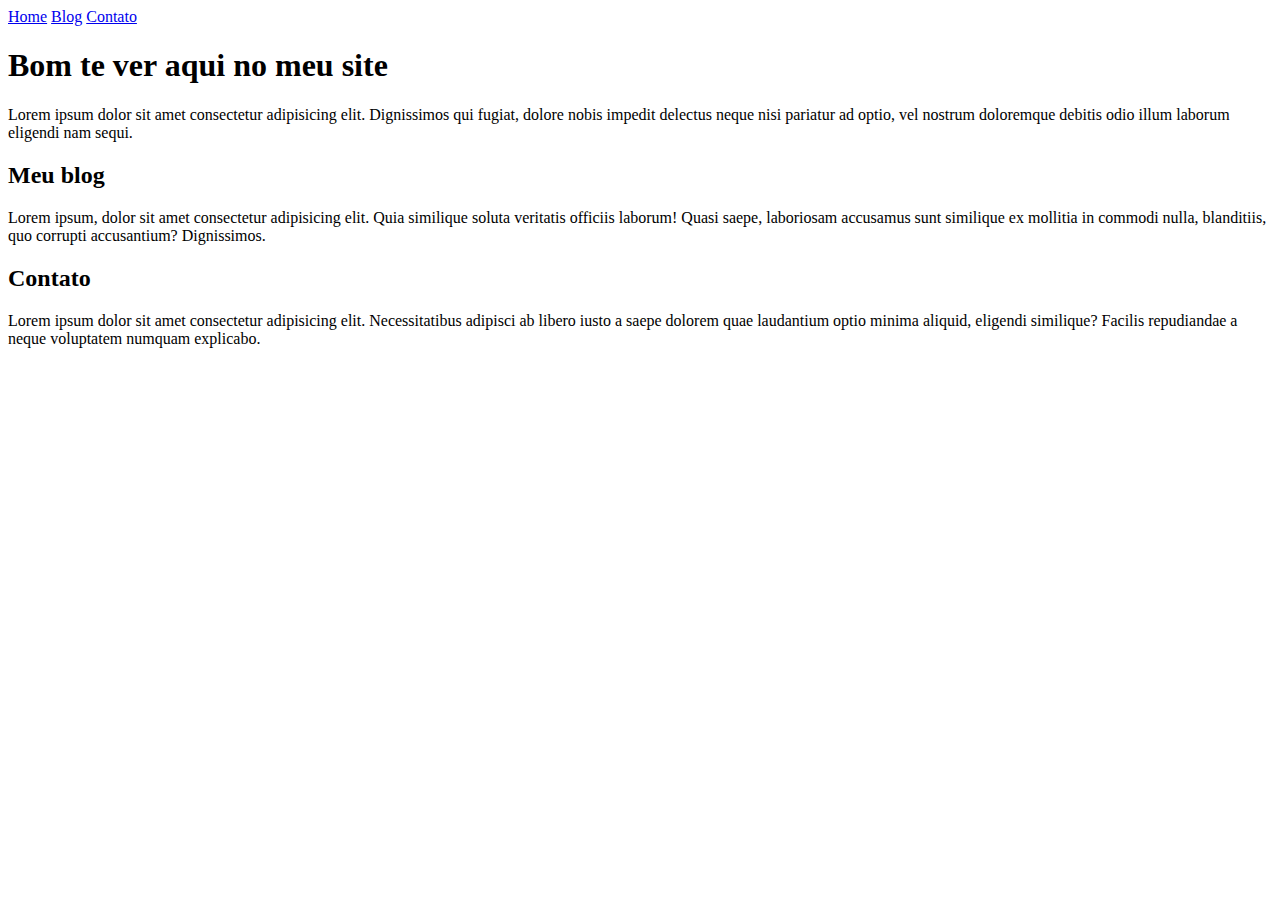
<file: 1º Projeto/index.html>
<!DOCTYPE html>
<html lang="pt-br">
<head>
    <meta charset="UTF-8">
    <meta name="viewport" content="width=device-width, initial-scale=1.0">
    <title>Meu Site</title>
</head>
<body>
    <nav>
        <a href="#home">Home</a>
        <a href="#blog">Blog</a>
        <a href="#contato">Contato</a>
    </nav>

    <main>
        <section id="home">
            <h1>Bom te ver aqui no meu site</h1>
            <p>Lorem ipsum dolor sit amet consectetur adipisicing elit. 
                Dignissimos qui fugiat, dolore nobis impedit delectus neque nisi pariatur ad optio, 
                    vel nostrum doloremque debitis odio illum laborum eligendi nam sequi.</p>
        </section>
        <section id="blog">
            <h2>Meu blog</h2>
            <p>Lorem ipsum, dolor sit amet consectetur adipisicing elit. 
                Quia similique soluta veritatis officiis laborum! Quasi saepe, 
                laboriosam accusamus sunt similique ex mollitia in commodi nulla, blanditiis, 
                quo corrupti accusantium? Dignissimos.</p>
        </section>
        <section id="contato">
            <h2>Contato</h2>
            <p>Lorem ipsum dolor sit amet consectetur adipisicing elit. 
                Necessitatibus adipisci ab libero iusto a saepe dolorem quae laudantium optio minima aliquid, 
                eligendi similique? Facilis repudiandae a neque voluptatem numquam explicabo.</p>
        </section>
    </main>
</body>
</html>
</file>
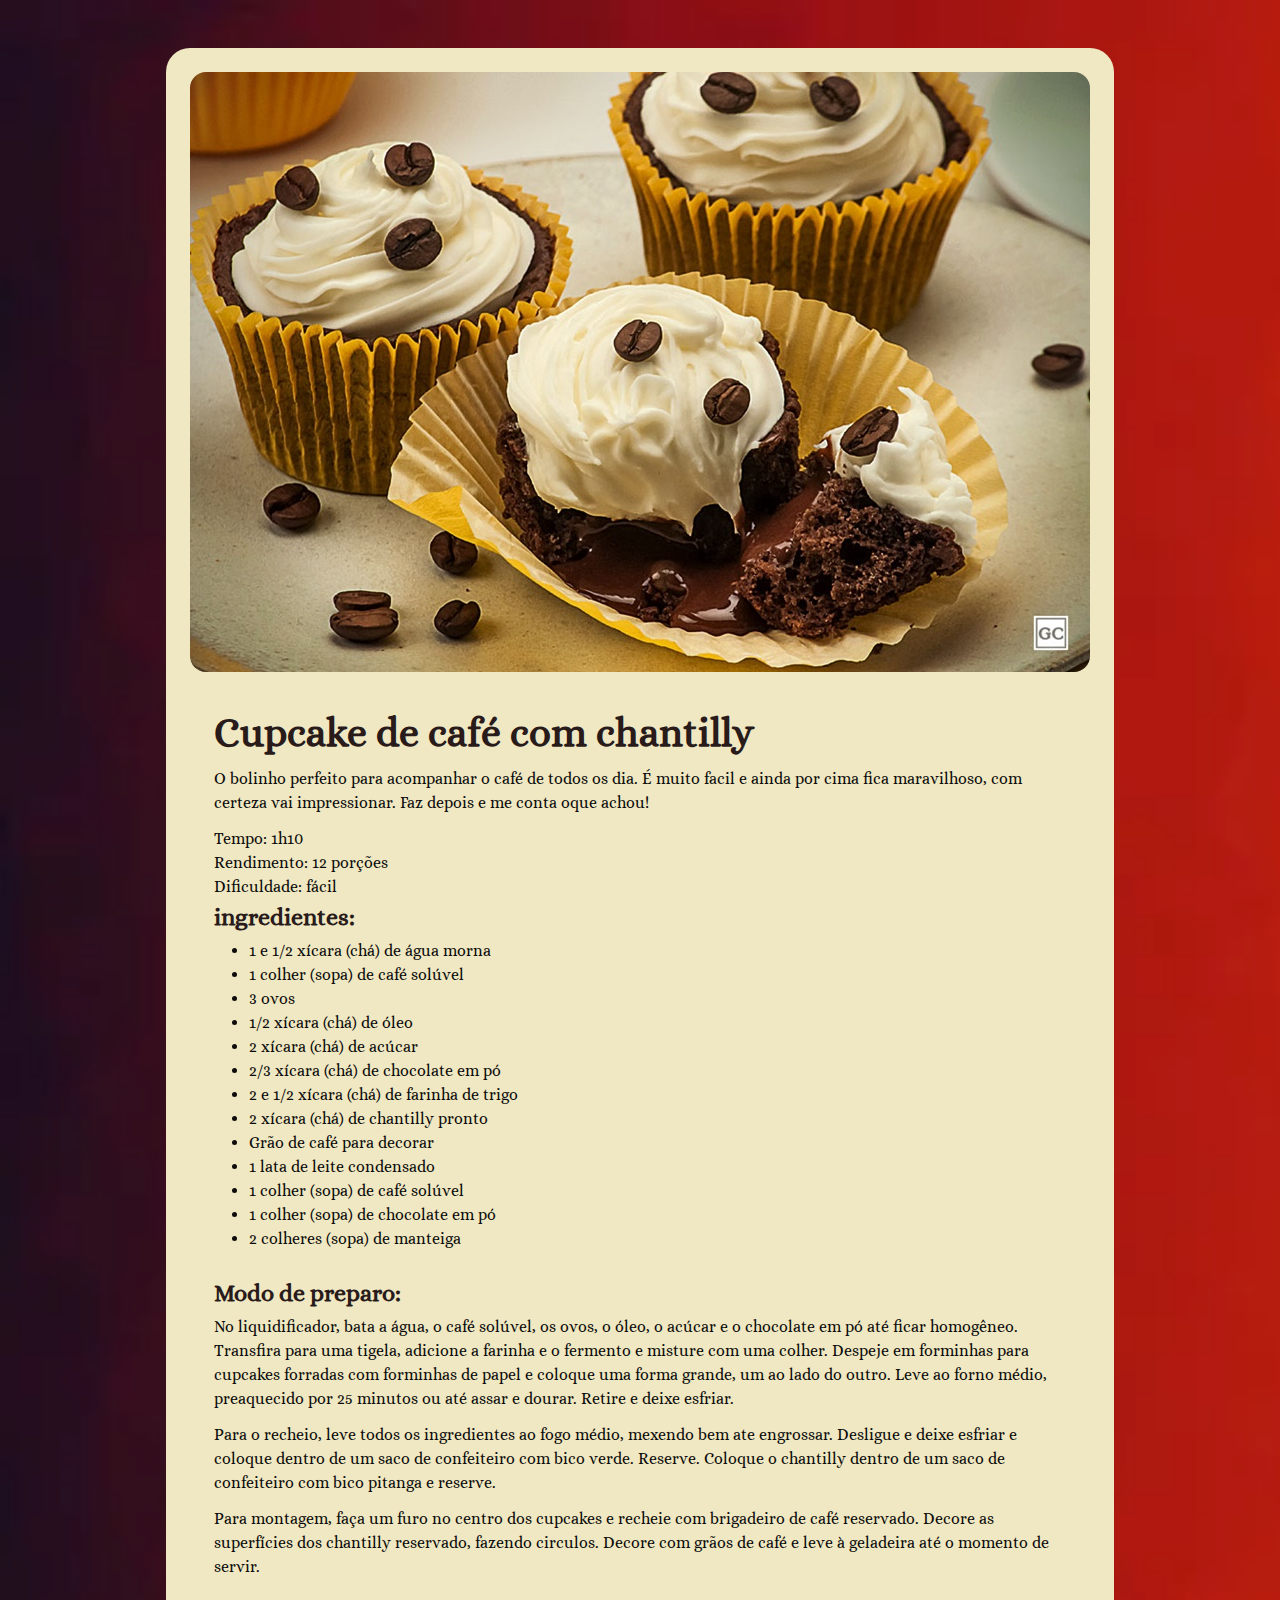
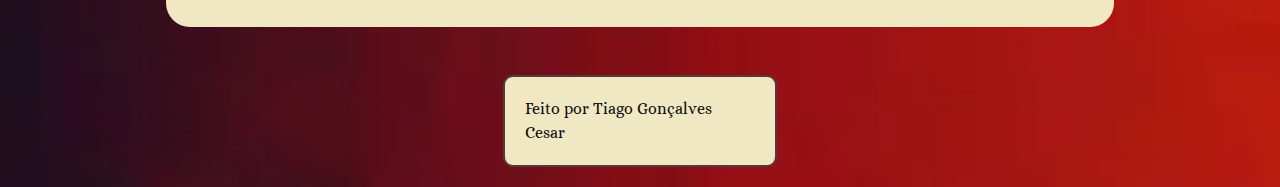
<file: 2º Projeto/index.html>
<!DOCTYPE html>
<html lang="pt-br">
<head>
    <link rel="preconnect" href="https://fonts.googleapis.com">
    <link rel="preconnect" href="https://fonts.gstatic.com" crossorigin>
    <link href="https://fonts.googleapis.com/css2?family=Alice&display=swap" rel="stylesheet">
    <meta charset="UTF-8">
    <meta name="viewport" content="width=device-width, initial-scale=1.0">
    <title>Página de receita</title>
    <link rel="stylesheet" href="style.css">
    <link href="https://fonts.googleapis.com/css2?family=Alice&display=swap" rel="stylesheet">
</head>
<body>
    <div id="page">
        <img src="assets/cupca.jpg" alt="Imagem de um cupcake com grãos de café e um chantilly">
    <main>
        <section id="about">
        <h1>Cupcake de  café com chantilly</h1>
        <p>
            O bolinho perfeito para acompanhar o café de todos os dia. É muito facil
            e ainda por cima fica maravilhoso, com certeza vai impressionar. Faz
            depois e me conta oque achou!
        </p>

        <p>
            Tempo: 1h10 <br>
            Rendimento: 12 porções <br>
            Dificuldade: fácil
        </p>
        <section id="ingredients">
        <h2>ingredientes:</h2>
        <ul>
                <li>1 e 1/2 xícara (chá) de água morna</li>
                <li>1 colher (sopa) de café solúvel</li>
                <li>3 ovos</li>
                <li>1/2 xícara (chá) de óleo</li>
                <li>2 xícara (chá) de acúcar</li>
                <li>2/3 xícara (chá) de chocolate em pó</li>
                <li>2 e 1/2 xícara (chá) de farinha de trigo</li>
                <li>2 xícara (chá) de chantilly pronto</li>
                <li>Grão de café para decorar</li>
                <li>1 lata de leite condensado</li>
                <li>1 colher (sopa) de café solúvel</li>
                <li>1 colher (sopa) de chocolate em pó</li>
                <li>2 colheres (sopa) de manteiga</li>
        </ul>
    </section>
        <section id="preparation">
        <h2>Modo de preparo:</h2>
        <p>No liquidificador, bata a água, o café solúvel, os ovos, o óleo, o acúcar e o chocolate em pó até ficar homogêneo.
            Transfira para uma tigela,  adicione a farinha e o fermento e misture com uma colher. Despeje em forminhas para
            cupcakes forradas com forminhas de papel e coloque uma forma grande, um ao lado do outro. Leve ao forno médio, preaquecido
            por 25 minutos ou até assar e dourar. Retire e deixe esfriar.
        </p>

        <p>Para o recheio, leve todos os ingredientes ao fogo médio, mexendo bem ate engrossar. Desligue e deixe esfriar
            e coloque dentro de um saco de confeiteiro com bico verde. Reserve. Coloque o chantilly dentro de um saco de confeiteiro
            com bico pitanga e reserve.
        </p>

        <p>Para montagem, faça um furo no centro dos cupcakes e recheie com brigadeiro de café reservado. Decore as superfícies dos
            chantilly reservado, fazendo circulos. Decore com grãos de café e leve à geladeira até o momento de servir.
        </p>
    </section>
    </main>
    </div>

    <footer>
        Feito por Tiago Gonçalves Cesar
    </footer>
</body>
</html>
</file>
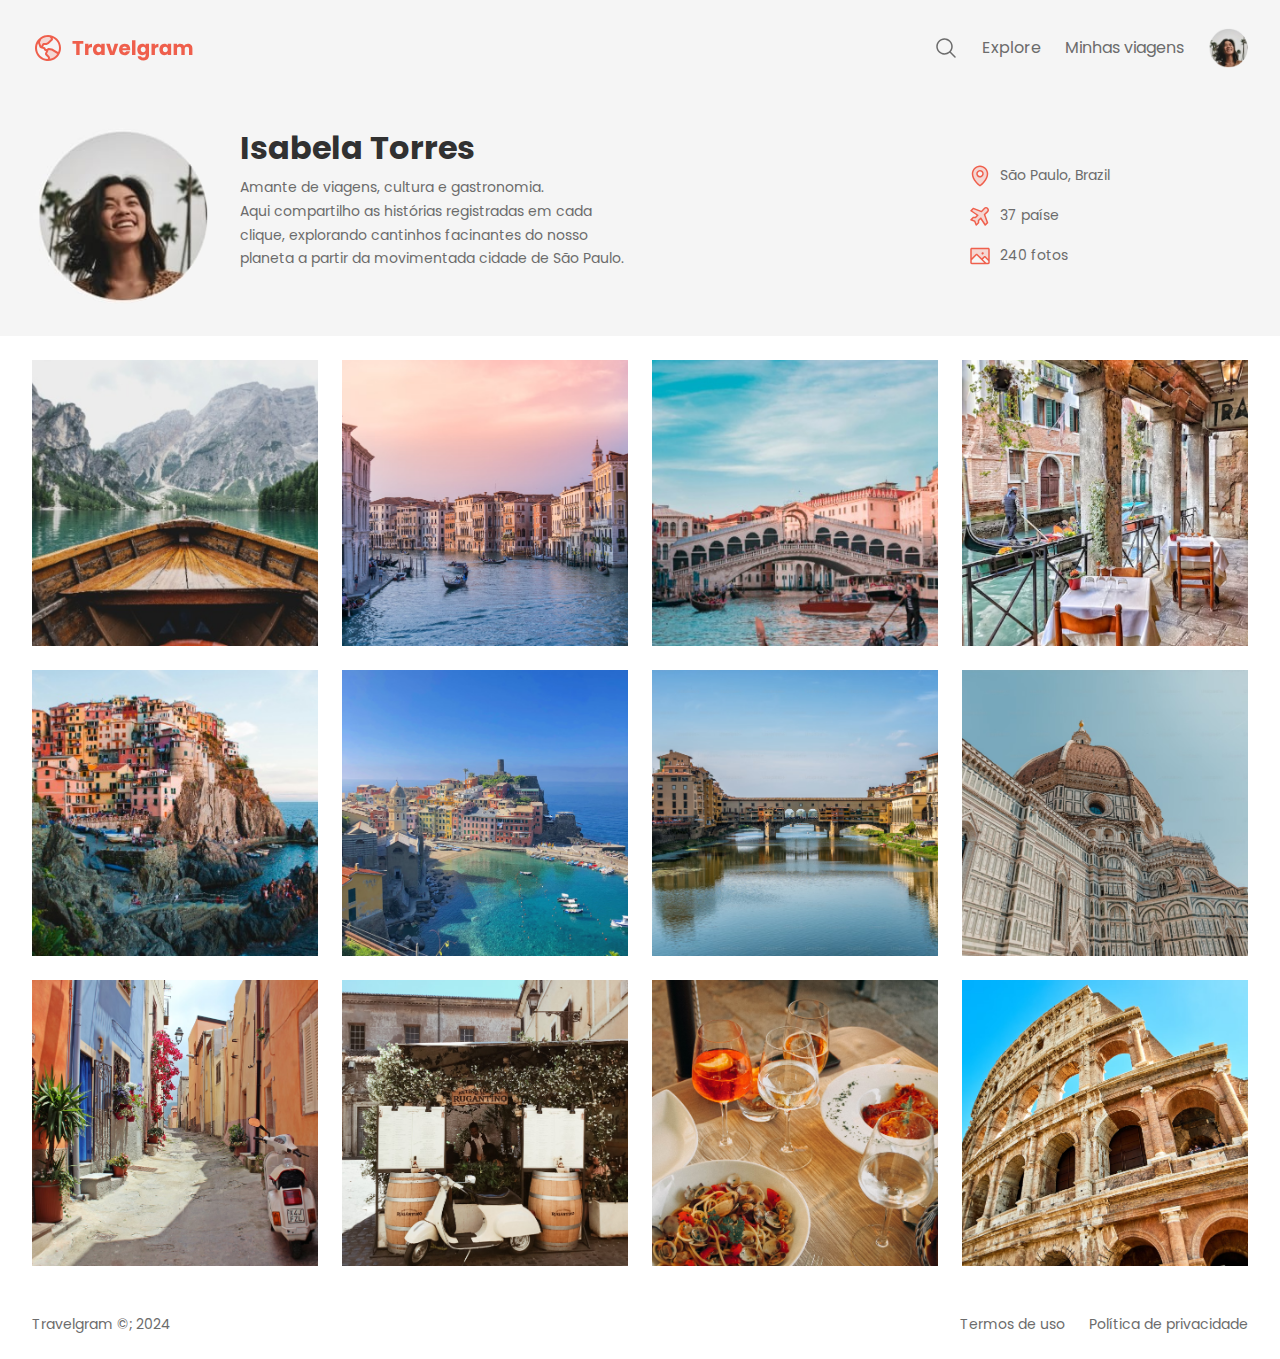
<file: 3º Projeto/index.html>
<!DOCTYPE html>
<html lang="pt-br">
<head>
    <link rel="preconnect" href="https://fonts.googleapis.com">
    <link rel="preconnect" href="https://fonts.gstatic.com" crossorigin>
  
    <meta charset="UTF-8">
    <meta name="viewport" content="width=device-width, initial-scale=1.0">
    <title>Travelgram | Perfil de Viagens</title>
    <link rel="stylesheet" href="styles/index.css">

    <link href="https://fonts.googleapis.com/css2?family=Poppins:wght@100;400&display=swap" rel="stylesheet">
</head>
<body>
  <div class="bg-surface-color">
    <nav class="container">
        <a href="#"id="logo">
        <img src="assets/Logo.svg" alt="Logomarca">
        </a>

        <ul id="primary-menu">
            <li>
                <a href="#">
                    <img src="assets/icons/MagnifyingGlass.svg" alt="ícone de lupa">
                </a>
            </li>
            <li><a href="#">Explore</a></li>
            <li><a href="#">Minhas viagens</a></li>
            <li><a href="#">
                <img src="assets/Profile pic.jpg" alt="">
            </a></li>
        </ul>
    </nav>
 
    <header >
        <div class="container ">
            <div id="profile">
                <img src="assets/Profile pic.jpg" alt="Imagem de Isabela Torres">
                <div>
                    <h1>Isabela Torres </h1>
                    <p>Amante de viagens, cultura e gastronomia.<br>  
                        Aqui compartilho as histórias registradas
                       em cada clique, explorando cantinhos facinantes
                       do nosso planeta a partir da movimentada cidade de São Paulo.
                    </p>
                </div>
            </div>
            <ul id="info">
                <li>
                    <img src="assets/icons/MapPin.svg" alt="Icone de mapa">
                    <span>São Paulo, Brazil</span>
                </li>
                <li>
                    <img src="assets/icons/AirplaneTilt.svg" alt="Icone de avião">
                    <span>37 paíse</span>
                </li>
                <li>
                    <img src="assets/icons/Image.svg" alt="Icone de imagem">
                    <span>240 fotos</span>
                </li>
            </ul>
        </div>
    </header>
</div>
<main class="container">
    <img src="assets/images/Image 01.png" alt="">
    <img src="assets/images/Image 02.png" alt="">
    <img src="assets/images/Image 03.png" alt="">
    <img src="assets/images/Image 04.png" alt="">
    <img src="assets/images/Image 05.png" alt="">
    <img src="assets/images/Image 06.png" alt="">
    <img src="assets/images/Image 07.png" alt="">
    <img src="assets/images/Image 08.png" alt="">
    <img src="assets/images/Image 09.png" alt="">
    <img src="assets/images/Image 10.png" alt="">
    <img src="assets/images/Image 11.png" alt="">
    <img src="assets/images/Image 12.png" alt="">
</main>
<footer class="container">
    <span>
        Travelgram &copy;; 2024
    </span>
    <span>
        Termos de uso
    </span>
    <span>
        Política de privacidade
    </span>
</footer>
</body>
</html>
</file>
<file: 2º Projeto/style.css>
* {
    margin: 0;
    padding: 0;
}

:root{
    font-family: "Alice", serif;
    line-height: 150%;
    color: #573A37;
}

body{
    color: rgb(12, 12, 12);
    background-image: url(assets/yellow.jpg);
    background-size: cover;
}

#page {
    width: 900px;
    padding: 24px;
    background-color: #f0e8c2;
    border-radius: 24px;
    margin: 48px auto;
}

img {
    border-radius: 16px;
}

main {
    padding: 24px;
}

section + section {
    margin-top: 24px;
}

#about p + p {
    margin-top: 12px;
}

h1 {
    line-height: 140%;
    font-size: 40px;
    color: #291B1A;
    margin-bottom: 4px;
    line-height: 150%;
}

h2 {
    font-size: 24px;
    color: #291B1A;
    margin-bottom: 4px;
    line-height: 150%;
}

ul {
    padding-left: 35px;
}

footer {
    display: flex;
    justify-content: center;
    align-items: center;     
    width: 18%;              
    margin: 20px auto;      
    padding: 20px;          
    background-color: #f0e8c2; 
    border: 2px solid #573A37; 
    border-radius: 10px;     
}
</file>
<file: 3º Projeto/styles/index.css>
@import url(global.css);
@import url(nav.css);
@import url(header.css);
@import url(main.css);
@import url(footer.css);
</file>
